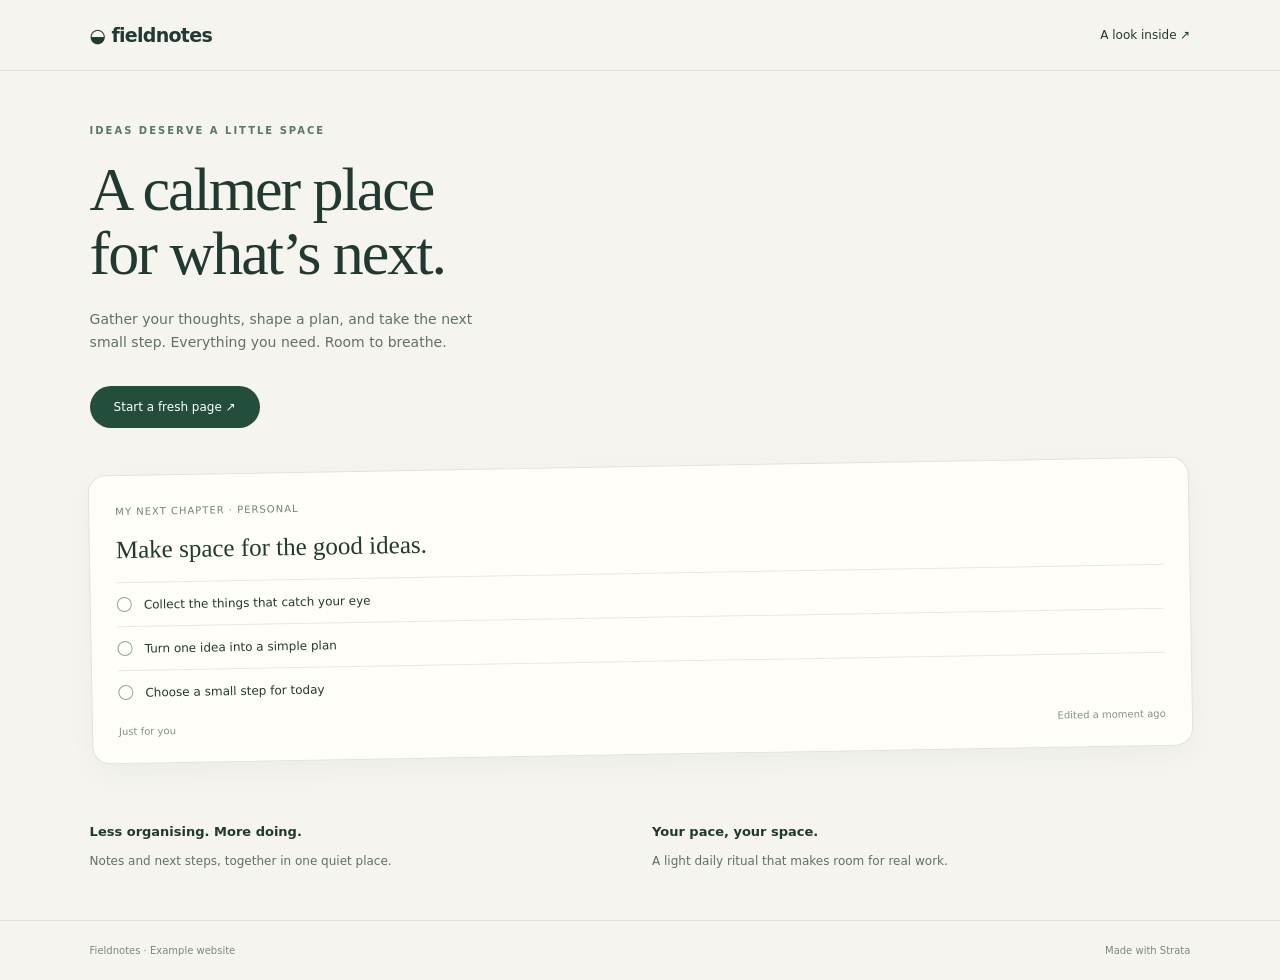
<file: apps/host/public/examples/fieldnotes.html>
<!doctype html><html lang="en"><meta charset="UTF-8"><meta name="viewport" content="width=device-width,initial-scale=1"><title>Fieldnotes — a calmer place for ideas</title><style>*{box-sizing:border-box}body{margin:0;background:#f5f4ee;color:#203a31;font-family:system-ui,sans-serif;font-size:14px}nav{display:flex;align-items:center;justify-content:space-between;padding:24px 7%;border-bottom:1px solid #dfe2d7}nav strong{font-size:19px;letter-spacing:-.7px}a{color:inherit;text-decoration:none}nav a{font-size:12px}main{padding:54px 7% 36px}.eyebrow{text-transform:uppercase;font-size:10px;letter-spacing:2px;font-weight:700;color:#577966}h1{font-family:Georgia,serif;font-size:clamp(38px,7vw,62px);line-height:1.03;letter-spacing:-2px;font-weight:400;max-width:540px;margin:22px 0}p{color:#607168;line-height:1.65;max-width:420px}.cta{background:#244e3c;color:white;border:0;border-radius:28px;padding:14px 24px;font:inherit;font-size:12px;margin:18px 0 38px;cursor:pointer}.note{background:#fffef9;border:1px solid #e2e5d9;border-radius:18px;padding:26px;transform:rotate(-1deg);box-shadow:0 10px 28px #203a3109}.note small{font-size:10px;text-transform:uppercase;letter-spacing:1px;color:#6e8574}.note h2{font:25px Georgia,serif;margin:18px 0}.line{display:flex;align-items:center;gap:12px;border-top:1px solid #e7e9e0;padding:14px 0;font-size:12px}.circle{width:15px;height:15px;border:1px solid #90a693;border-radius:50%}.note footer{display:flex;justify-content:space-between;margin-top:12px;color:#819286;font-size:10px}.features{display:grid;grid-template-columns:1fr 1fr;gap:24px;margin-top:36px}.features h3{font-size:13px}.features p{font-size:12px}body>footer{padding:24px 7%;border-top:1px solid #dfe2d7;font-size:10px;color:#788b7c;display:flex;justify-content:space-between}#feedback{min-height:20px;font-size:12px}@media(max-width:400px){main{padding-top:36px}.features{grid-template-columns:1fr}h1{font-size:40px}}</style><nav><strong>◒ fieldnotes</strong><a href="#inside">A look inside ↗</a></nav><main><div class="eyebrow">Ideas deserve a little space</div><h1>A calmer place<br>for what’s next.</h1><p>Gather your thoughts, shape a plan, and take the next small step. Everything you need. Room to breathe.</p><button class="cta" onclick="document.getElementById('feedback').textContent='Your first note is ready below. This is a working preview.'">Start a fresh page ↗</button><div id="inside" class="note"><small>My next chapter · Personal</small><h2>Make space for the good ideas.</h2><div class="line"><span class="circle"></span>Collect the things that catch your eye</div><div class="line"><span class="circle"></span>Turn one idea into a simple plan</div><div class="line"><span class="circle"></span>Choose a small step for today</div><footer><span>Just for you</span><span>Edited a moment ago</span></footer></div><div id="feedback" role="status"></div><section class="features"><div><h3>Less organising. More doing.</h3><p>Notes and next steps, together in one quiet place.</p></div><div><h3>Your pace, your space.</h3><p>A light daily ritual that makes room for real work.</p></div></section></main><footer><span>Fieldnotes · Example website</span><span>Made with Strata</span></footer></html>
</file>
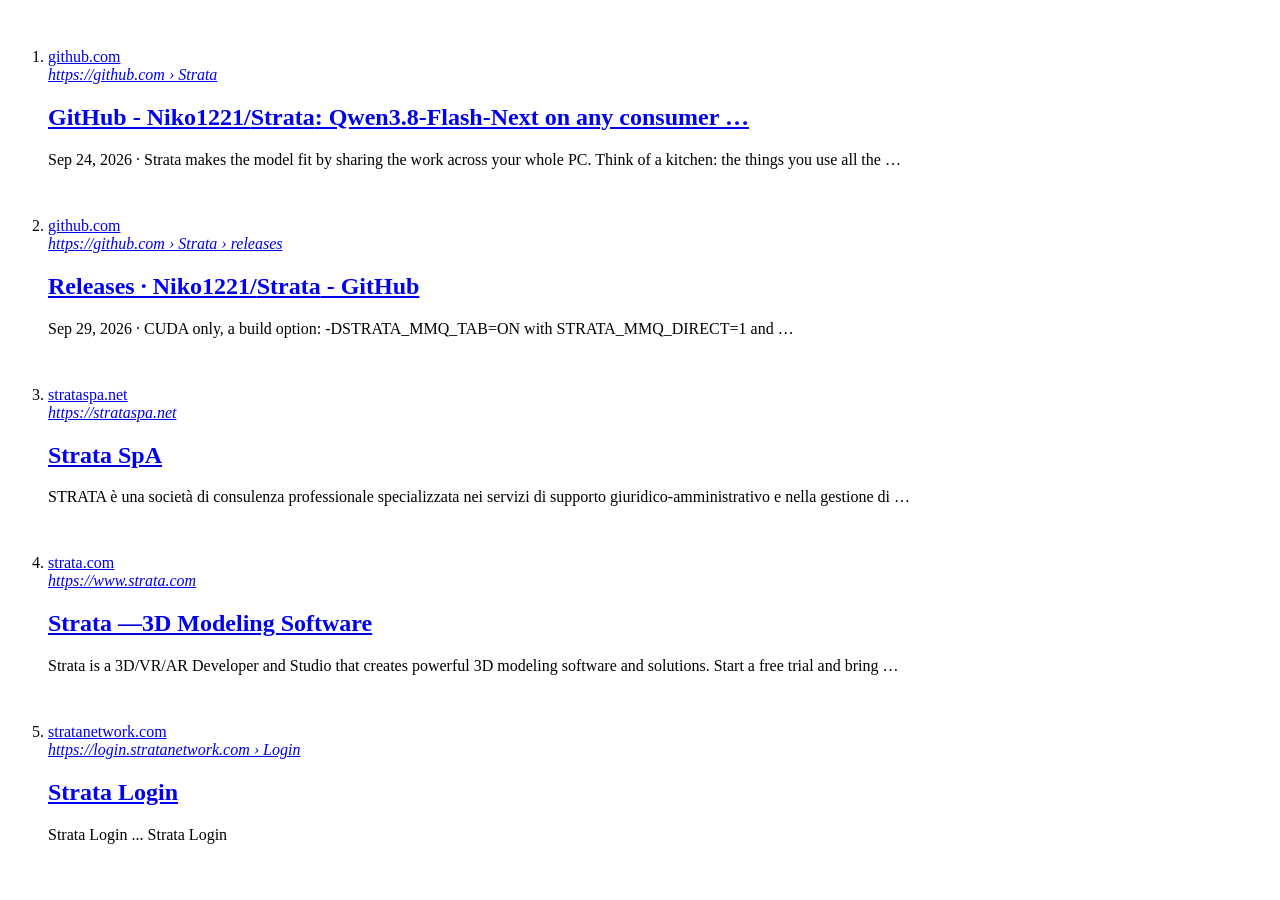
<file: apps/host/tests/fixtures/bing-results.html>
<!doctype html><html><head><title>strata local llm engine - Search</title></head><body><ol id="b_results">
<li class="b_algo" data-id iid=SERP.5344><div class="b_tpcn"><a class="tilk" aria-label="github.com" RedirectUrl="" tabindex="-1" target="_blank" href="https://www.bing.com/ck/a?!&amp;&amp;p=742e070f460f31c63a7850b7e2884cb8ee651cb333f2ce0f6a64719eb0a6a8a4JmltdHM9MTc5MjI4MTYwMA&amp;ptn=3&amp;ver=2&amp;hsh=4&amp;fclid=0df69d14-8c8b-65ee-062f-8ae28d666410&amp;u=a1aHR0cHM6Ly9naXRodWIuY29tL05pa28xMjIxL1N0cmF0YQ&amp;ntb=1" h="ID=SERP,5129.1"><div class="tpic"><div class="wr_fav" data-priority="2"><div class="cico siteicon" style="width:32px;height:32px;"><div class="rms_iac" style="height:32px;line-height:32px;width:32px;" data-height="32" data-width="32" data-alt="Global web icon" data-class="rms_img" data-src="https://th.bing.com/th/id/ODLS.A2450BEC-5595-40BA-9F13-D9EC6AB74B9F?w=32&amp;h=32&amp;qlt=90&amp;pcl=fffffa&amp;o=6&amp;pid=1.2"></div></div></div></div><div class="tptxt"><div class="tptt">github.com</div><div class="tpmeta"><div class="b_attribution" tabindex="-1"><cite>https://github.com › Strata</cite></div></div></div></a></div><h2><a target="_blank" href="https://www.bing.com/ck/a?!&amp;&amp;p=742e070f460f31c63a7850b7e2884cb8ee651cb333f2ce0f6a64719eb0a6a8a4JmltdHM9MTc5MjI4MTYwMA&amp;ptn=3&amp;ver=2&amp;hsh=4&amp;fclid=0df69d14-8c8b-65ee-062f-8ae28d666410&amp;u=a1aHR0cHM6Ly9naXRodWIuY29tL05pa28xMjIxL1N0cmF0YQ&amp;ntb=1" h="ID=SERP,5129.2">GitHub - Niko1221/<strong>Strata</strong>: Qwen3.8-Flash-Next on any consumer …</a></h2><div class="b_caption"><p class="b_lineclamp2" data-rslinkclamp-iid=""><span class="news_dt">Sep 24, 2026</span>&nbsp;&#0183;&#32;Strata makes the model fit by sharing the work across your whole PC. Think of a kitchen: the things you use all the …</p></div><div elementtiming=frp.MiddleOfPage aria-hidden="true" style="pointer-events:none;margin-top:-1px;height:1px;width:1px;font-size:1px;position:absolute;top:0;right:0;" tabindex="-1"> &nbsp; </div></li>
<li class="b_algo" data-id iid=SERP.5345><div class="b_tpcn"><a class="tilk" aria-label="github.com" RedirectUrl="" tabindex="-1" target="_blank" href="https://www.bing.com/ck/a?!&amp;&amp;p=83a355ead65461d915b3a98842374b9104c98dfcc6a84d37dced83063413be2dJmltdHM9MTc5MjI4MTYwMA&amp;ptn=3&amp;ver=2&amp;hsh=4&amp;fclid=0df69d14-8c8b-65ee-062f-8ae28d666410&amp;u=a1aHR0cHM6Ly9naXRodWIuY29tL05pa28xMjIxL1N0cmF0YS9yZWxlYXNlcw&amp;ntb=1" h="ID=SERP,5147.1"><div class="tpic"><div class="wr_fav" data-priority="2"><div class="cico siteicon" style="width:32px;height:32px;"><div class="rms_iac" style="height:32px;line-height:32px;width:32px;" data-height="32" data-width="32" data-alt="Global web icon" data-class="rms_img" data-src="https://th.bing.com/th/id/ODLS.A2450BEC-5595-40BA-9F13-D9EC6AB74B9F?w=32&amp;h=32&amp;qlt=91&amp;pcl=fffffa&amp;o=6&amp;pid=1.2"></div></div></div></div><div class="tptxt"><div class="tptt">github.com</div><div class="tpmeta"><div class="b_attribution" tabindex="-1"><cite>https://github.com › Strata › releases</cite></div></div></div></a></div><h2><a target="_blank" href="https://www.bing.com/ck/a?!&amp;&amp;p=83a355ead65461d915b3a98842374b9104c98dfcc6a84d37dced83063413be2dJmltdHM9MTc5MjI4MTYwMA&amp;ptn=3&amp;ver=2&amp;hsh=4&amp;fclid=0df69d14-8c8b-65ee-062f-8ae28d666410&amp;u=a1aHR0cHM6Ly9naXRodWIuY29tL05pa28xMjIxL1N0cmF0YS9yZWxlYXNlcw&amp;ntb=1" h="ID=SERP,5147.2">Releases &#183; Niko1221/<strong>Strata</strong> - GitHub</a></h2><div class="b_caption"><p class="b_lineclamp2" data-rslinkclamp-iid=""><span class="news_dt">Sep 29, 2026</span>&nbsp;&#0183;&#32;CUDA only, a build option: -DSTRATA_MMQ_TAB=ON with STRATA_MMQ_DIRECT=1 and …</p></div></li>
<li class="b_algo" data-id iid=SERP.5346><div class="b_tpcn"><a class="tilk" aria-label="strataspa.net" RedirectUrl="" tabindex="-1" target="_blank" href="https://www.bing.com/ck/a?!&amp;&amp;p=ec423c99a1c500049b15008a1c77da5392295e31d9001a6d0ce9ae573da58e90JmltdHM9MTc5MjI4MTYwMA&amp;ptn=3&amp;ver=2&amp;hsh=4&amp;fclid=0df69d14-8c8b-65ee-062f-8ae28d666410&amp;u=a1aHR0cHM6Ly9zdHJhdGFzcGEubmV0Lw&amp;ntb=1" h="ID=SERP,5164.1"><div class="tpic"><div class="wr_fav" data-priority="2"><div class="cico siteicon" style="width:32px;height:32px;"><div class="rms_iac" style="height:32px;line-height:32px;width:32px;" data-height="32" data-width="32" data-alt="Global web icon" data-class="rms_img" data-src="https://th.bing.com/th/id/ODLS.A2450BEC-5595-40BA-9F13-D9EC6AB74B9F?w=32&amp;h=32&amp;qlt=92&amp;pcl=fffffa&amp;o=6&amp;pid=1.2"></div></div></div></div><div class="tptxt"><div class="tptt">strataspa.net</div><div class="tpmeta"><div class="b_attribution" tabindex="-1"><cite>https://strataspa.net</cite></div></div></div></a></div><h2><a target="_blank" href="https://www.bing.com/ck/a?!&amp;&amp;p=ec423c99a1c500049b15008a1c77da5392295e31d9001a6d0ce9ae573da58e90JmltdHM9MTc5MjI4MTYwMA&amp;ptn=3&amp;ver=2&amp;hsh=4&amp;fclid=0df69d14-8c8b-65ee-062f-8ae28d666410&amp;u=a1aHR0cHM6Ly9zdHJhdGFzcGEubmV0Lw&amp;ntb=1" h="ID=SERP,5164.2"><strong>Strata</strong> SpA</a></h2><div class="b_caption"><p class="b_lineclamp2" data-rslinkclamp-iid="">STRATA &#232; una societ&#224; di consulenza professionale specializzata nei servizi di supporto giuridico-amministrativo e nella gestione di …</p></div></li>
<li class="b_algo" data-id iid=SERP.5347><div class="b_tpcn"><a class="tilk" aria-label="strata.com" RedirectUrl="" tabindex="-1" target="_blank" href="https://www.bing.com/ck/a?!&amp;&amp;p=1dc980cbad2cc71b1b9b3988e8f4602008bc6a4d968de8149c77db25289dcba0JmltdHM9MTc5MjI4MTYwMA&amp;ptn=3&amp;ver=2&amp;hsh=4&amp;fclid=0df69d14-8c8b-65ee-062f-8ae28d666410&amp;u=a1aHR0cHM6Ly93d3cuc3RyYXRhLmNvbS8&amp;ntb=1" h="ID=SERP,5180.1"><div class="tpic"><div class="wr_fav" data-priority="2"><div class="cico siteicon" style="width:32px;height:32px;"><div class="rms_iac" style="height:32px;line-height:32px;width:32px;" data-height="32" data-width="32" data-alt="Global web icon" data-class="rms_img" data-src="https://th.bing.com/th/id/ODLS.A2450BEC-5595-40BA-9F13-D9EC6AB74B9F?w=32&amp;h=32&amp;qlt=93&amp;pcl=fffffa&amp;o=6&amp;pid=1.2"></div></div></div></div><div class="tptxt"><div class="tptt">strata.com</div><div class="tpmeta"><div class="b_attribution" tabindex="-1"><cite>https://www.strata.com</cite></div></div></div></a></div><h2><a target="_blank" href="https://www.bing.com/ck/a?!&amp;&amp;p=1dc980cbad2cc71b1b9b3988e8f4602008bc6a4d968de8149c77db25289dcba0JmltdHM9MTc5MjI4MTYwMA&amp;ptn=3&amp;ver=2&amp;hsh=4&amp;fclid=0df69d14-8c8b-65ee-062f-8ae28d666410&amp;u=a1aHR0cHM6Ly93d3cuc3RyYXRhLmNvbS8&amp;ntb=1" h="ID=SERP,5180.2"><strong>Strata</strong> —3D Modeling Software</a></h2><div class="b_caption"><p class="b_lineclamp2" data-rslinkclamp-iid="">Strata is a 3D/VR/AR Developer and Studio that creates powerful 3D modeling software and solutions. Start a free trial and bring …</p></div></li>
<li class="b_algo" data-id iid=SERP.5348><div class="b_tpcn"><a class="tilk" aria-label="stratanetwork.com" RedirectUrl="" tabindex="-1" target="_blank" href="https://www.bing.com/ck/a?!&amp;&amp;p=d3ffcc77c74e73bdb811924b6eda6f244b5876d150d8b08dc90500765cc5a782JmltdHM9MTc5MjI4MTYwMA&amp;ptn=3&amp;ver=2&amp;hsh=4&amp;fclid=0df69d14-8c8b-65ee-062f-8ae28d666410&amp;u=a1aHR0cHM6Ly9sb2dpbi5zdHJhdGFuZXR3b3JrLmNvbS9Mb2dpbg&amp;ntb=1" h="ID=SERP,5194.1"><div class="tpic"><div class="wr_fav" data-priority="2"><div class="cico siteicon" style="width:32px;height:32px;"><div class="rms_iac" style="height:32px;line-height:32px;width:32px;" data-height="32" data-width="32" data-alt="Global web icon" data-class="rms_img" data-src="https://th.bing.com/th/id/ODLS.A2450BEC-5595-40BA-9F13-D9EC6AB74B9F?w=32&amp;h=32&amp;qlt=94&amp;pcl=fffffa&amp;o=6&amp;pid=1.2"></div></div></div></div><div class="tptxt"><div class="tptt">stratanetwork.com</div><div class="tpmeta"><div class="b_attribution" tabindex="-1"><cite>https://login.stratanetwork.com › Login</cite></div></div></div></a></div><h2><a target="_blank" href="https://www.bing.com/ck/a?!&amp;&amp;p=d3ffcc77c74e73bdb811924b6eda6f244b5876d150d8b08dc90500765cc5a782JmltdHM9MTc5MjI4MTYwMA&amp;ptn=3&amp;ver=2&amp;hsh=4&amp;fclid=0df69d14-8c8b-65ee-062f-8ae28d666410&amp;u=a1aHR0cHM6Ly9sb2dpbi5zdHJhdGFuZXR3b3JrLmNvbS9Mb2dpbg&amp;ntb=1" h="ID=SERP,5194.2"><strong>Strata</strong> Login</a></h2><div class="b_caption"><p class="b_lineclamp2" data-rslinkclamp-iid="">Strata Login ... Strata Login</p></div></li>
</ol></body></html>
</file>
